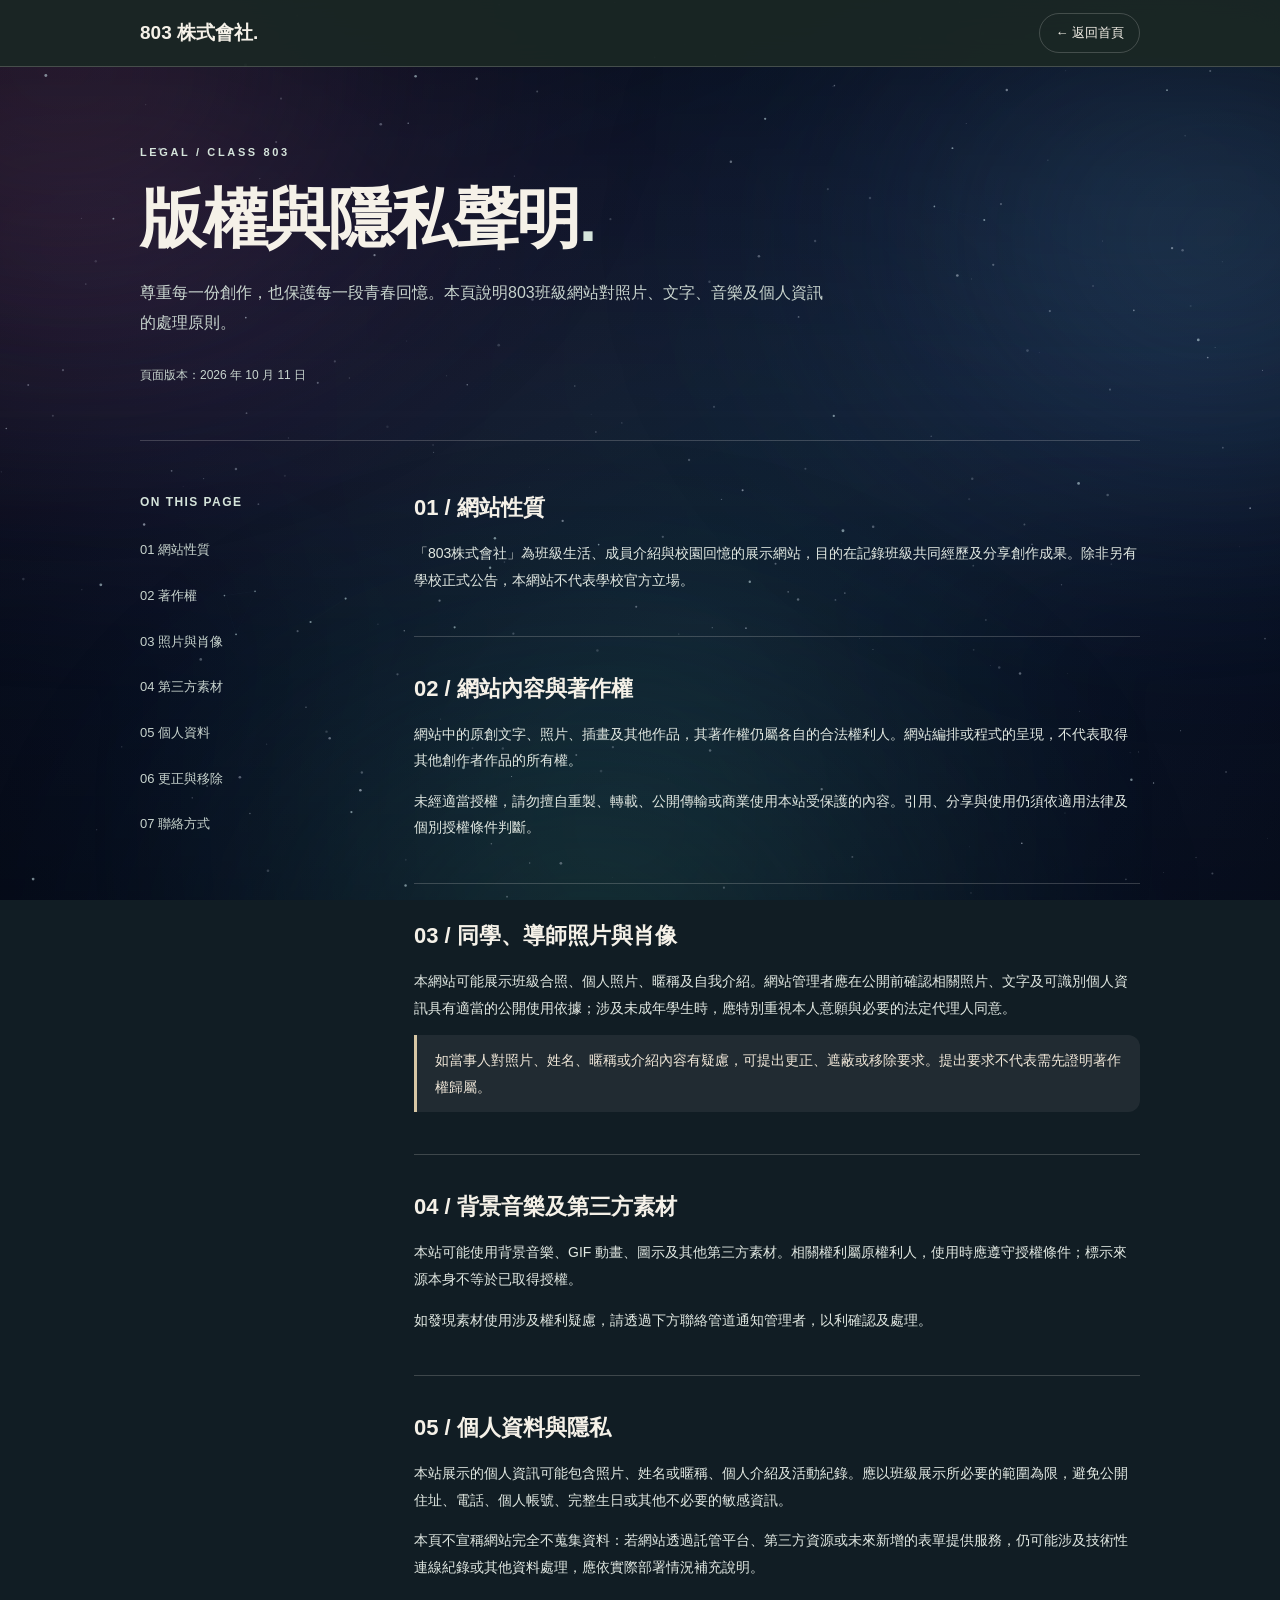
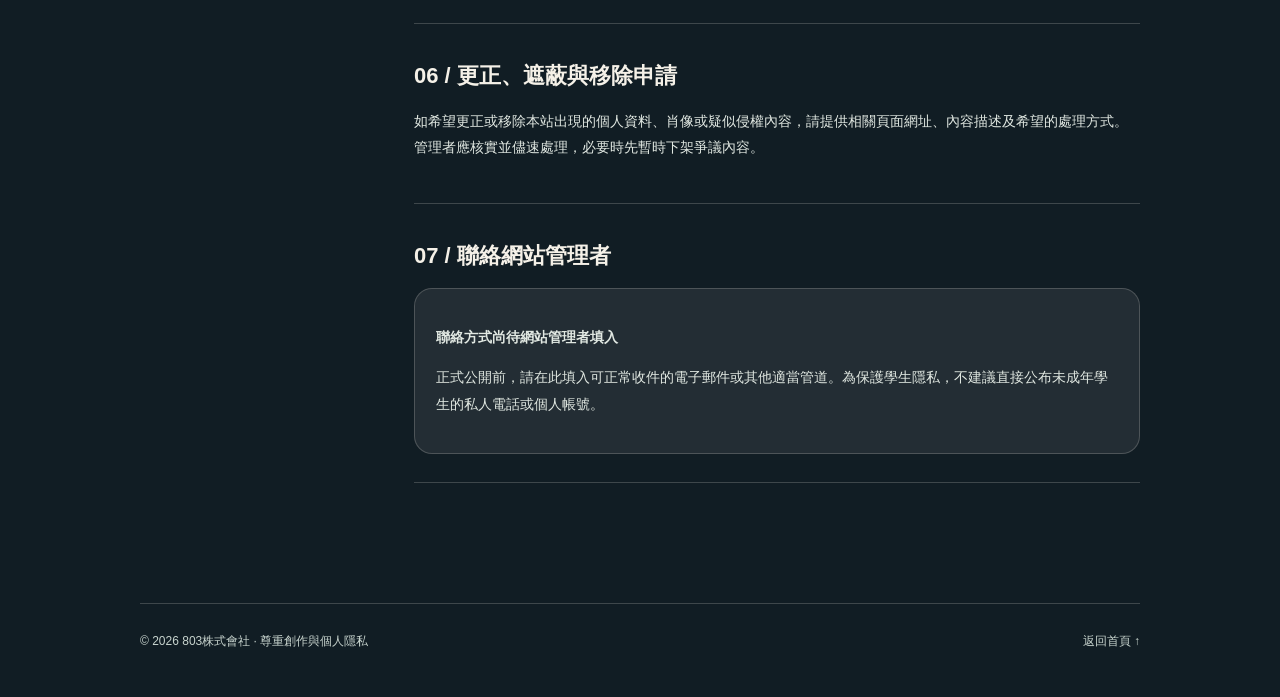
<file: copyright.html>
<!DOCTYPE html>
<html lang="zh-Hant">
<head>
<meta charset="UTF-8">
<meta name="viewport" content="width=device-width, initial-scale=1">
<meta name="theme-color" content="#26362f">
<title>版權與隱私｜803株式會社</title>
<link rel="stylesheet" href="aurora.css">
<script src="aurora.js" defer></script>
<style>
:root{--cream:#f5f1e8;--sage:#d5e4db;--muted:#c8d4ce;--line:rgba(245,241,232,.2)}
*{box-sizing:border-box}html{scroll-behavior:smooth}body{margin:0;background:#111d24;color:var(--cream);font-family:-apple-system,BlinkMacSystemFont,"Noto Sans TC","Microsoft JhengHei",sans-serif;line-height:1.9}a{color:inherit}.aurora-backdrop,#aurora-particles{pointer-events:none} .shell{width:min(1000px,91%);margin:auto;position:relative;z-index:1}.header{position:sticky;top:0;z-index:20;background:rgba(27,40,36,.92);backdrop-filter:blur(16px);border-bottom:1px solid var(--line)}.header-inner{min-height:66px;display:flex;align-items:center;justify-content:space-between;gap:15px}.logo{font-weight:700;text-decoration:none;font-size:19px}.back{font-size:13px;text-decoration:none;border:1px solid var(--line);border-radius:99px;padding:7px 15px}.back:hover,.back:focus-visible{background:rgba(255,255,255,.13)}.intro{padding:75px 0 42px;border-bottom:1px solid var(--line)}.kicker{font-size:11px;letter-spacing:.24em;font-weight:700;color:var(--sage)}h1{font-size:clamp(35px,6vw,65px);line-height:1.2;letter-spacing:-.035em;margin:17px 0 20px} .lead{color:var(--muted);font-size:16px;max-width:690px}.meta{font-size:12px;color:var(--muted);margin-top:25px}.layout{display:grid;grid-template-columns:220px 1fr;gap:54px;padding:50px 0 85px}.toc{position:sticky;top:100px;align-self:start;display:grid;gap:7px}.toc strong{font-size:12px;letter-spacing:.12em;color:var(--sage);margin-bottom:10px}.toc a{text-decoration:none;font-size:13px;color:var(--muted);padding:7px 0}.toc a:hover{color:#fff}.content section{padding:0 0 28px;margin-bottom:35px;border-bottom:1px solid var(--line);scroll-margin-top:100px}.content h2{font-size:22px;line-height:1.5;margin:0 0 16px}.content p,.content li{font-size:14px;color:#e1e8e2}.content ul{padding-left:21px}.notice{border-left:3px solid #d7c7a5;padding:12px 18px;background:rgba(245,241,232,.07);border-radius:0 12px 12px 0;color:#f0e7d9!important}.contact{background:rgba(245,241,232,.08);border:1px solid var(--line);border-radius:18px;padding:21px}.footer{border-top:1px solid var(--line);padding:26px 0 45px;display:flex;justify-content:space-between;gap:16px;flex-wrap:wrap;font-size:12px;color:var(--muted)}.footer a{text-decoration:none}.footer a:hover{text-decoration:underline}a:focus-visible{outline:2px solid #c7b7de;outline-offset:4px}@media(max-width:700px){.layout{grid-template-columns:1fr;gap:25px;padding-top:25px}.toc{position:static;display:flex;flex-wrap:wrap;gap:6px 17px}.toc strong{width:100%}.intro{padding-top:50px}.content h2{font-size:20px}}
</style>
</head>
<body>
<div class="aurora-backdrop" aria-hidden="true"><div class="aurora-glow aurora-one"></div><div class="aurora-glow aurora-two"></div><div class="aurora-glow aurora-three"></div></div>
<canvas id="aurora-particles" aria-hidden="true"></canvas>
<header class="header"><div class="shell header-inner"><a class="logo" href="home.html" target="contentFrame">803 株式會社.</a><a class="back" href="home.html" target="contentFrame">← 返回首頁</a></div></header>
<main class="shell">
 <div class="intro"><div class="kicker">LEGAL / CLASS 803</div><h1>版權與隱私聲明<span style="color:#d5e4db">.</span></h1><p class="lead">尊重每一份創作，也保護每一段青春回憶。本頁說明803班級網站對照片、文字、音樂及個人資訊的處理原則。</p><p class="meta">頁面版本：2026 年 10 月 11 日</p></div>
 <div class="layout">
  <nav class="toc" aria-label="本頁目錄"><strong>ON THIS PAGE</strong><a href="#purpose">01 網站性質</a><a href="#rights">02 著作權</a><a href="#portraits">03 照片與肖像</a><a href="#thirdparty">04 第三方素材</a><a href="#privacy">05 個人資料</a><a href="#requests">06 更正與移除</a><a href="#contact">07 聯絡方式</a></nav>
  <div class="content">
   <section id="purpose"><h2>01 / 網站性質</h2><p>「803株式會社」為班級生活、成員介紹與校園回憶的展示網站，目的在記錄班級共同經歷及分享創作成果。除非另有學校正式公告，本網站不代表學校官方立場。</p></section>
   <section id="rights"><h2>02 / 網站內容與著作權</h2><p>網站中的原創文字、照片、插畫及其他作品，其著作權仍屬各自的合法權利人。網站編排或程式的呈現，不代表取得其他創作者作品的所有權。</p><p>未經適當授權，請勿擅自重製、轉載、公開傳輸或商業使用本站受保護的內容。引用、分享與使用仍須依適用法律及個別授權條件判斷。</p></section>
   <section id="portraits"><h2>03 / 同學、導師照片與肖像</h2><p>本網站可能展示班級合照、個人照片、暱稱及自我介紹。網站管理者應在公開前確認相關照片、文字及可識別個人資訊具有適當的公開使用依據；涉及未成年學生時，應特別重視本人意願與必要的法定代理人同意。</p><p class="notice">如當事人對照片、姓名、暱稱或介紹內容有疑慮，可提出更正、遮蔽或移除要求。提出要求不代表需先證明著作權歸屬。</p></section>
   <section id="thirdparty"><h2>04 / 背景音樂及第三方素材</h2><p>本站可能使用背景音樂、GIF 動畫、圖示及其他第三方素材。相關權利屬原權利人，使用時應遵守授權條件；標示來源本身不等於已取得授權。</p><p>如發現素材使用涉及權利疑慮，請透過下方聯絡管道通知管理者，以利確認及處理。</p></section>
   <section id="privacy"><h2>05 / 個人資料與隱私</h2><p>本站展示的個人資訊可能包含照片、姓名或暱稱、個人介紹及活動紀錄。應以班級展示所必要的範圍為限，避免公開住址、電話、個人帳號、完整生日或其他不必要的敏感資訊。</p><p>本頁不宣稱網站完全不蒐集資料：若網站透過託管平台、第三方資源或未來新增的表單提供服務，仍可能涉及技術性連線紀錄或其他資料處理，應依實際部署情況補充說明。</p></section>
   <section id="requests"><h2>06 / 更正、遮蔽與移除申請</h2><p>如希望更正或移除本站出現的個人資料、肖像或疑似侵權內容，請提供相關頁面網址、內容描述及希望的處理方式。管理者應核實並儘速處理，必要時先暫時下架爭議內容。</p></section>
   <section id="contact"><h2>07 / 聯絡網站管理者</h2><div class="contact"><p><strong>聯絡方式尚待網站管理者填入</strong></p><p>正式公開前，請在此填入可正常收件的電子郵件或其他適當管道。為保護學生隱私，不建議直接公布未成年學生的私人電話或個人帳號。</p></div></section>
  </div>
 </div>
</main>
<footer class="shell footer"><div>© 2026 803株式會社 · 尊重創作與個人隱私</div><div><a href="home.html" target="contentFrame">返回首頁 ↑</a></div></footer>
</body>
</html>
</file>
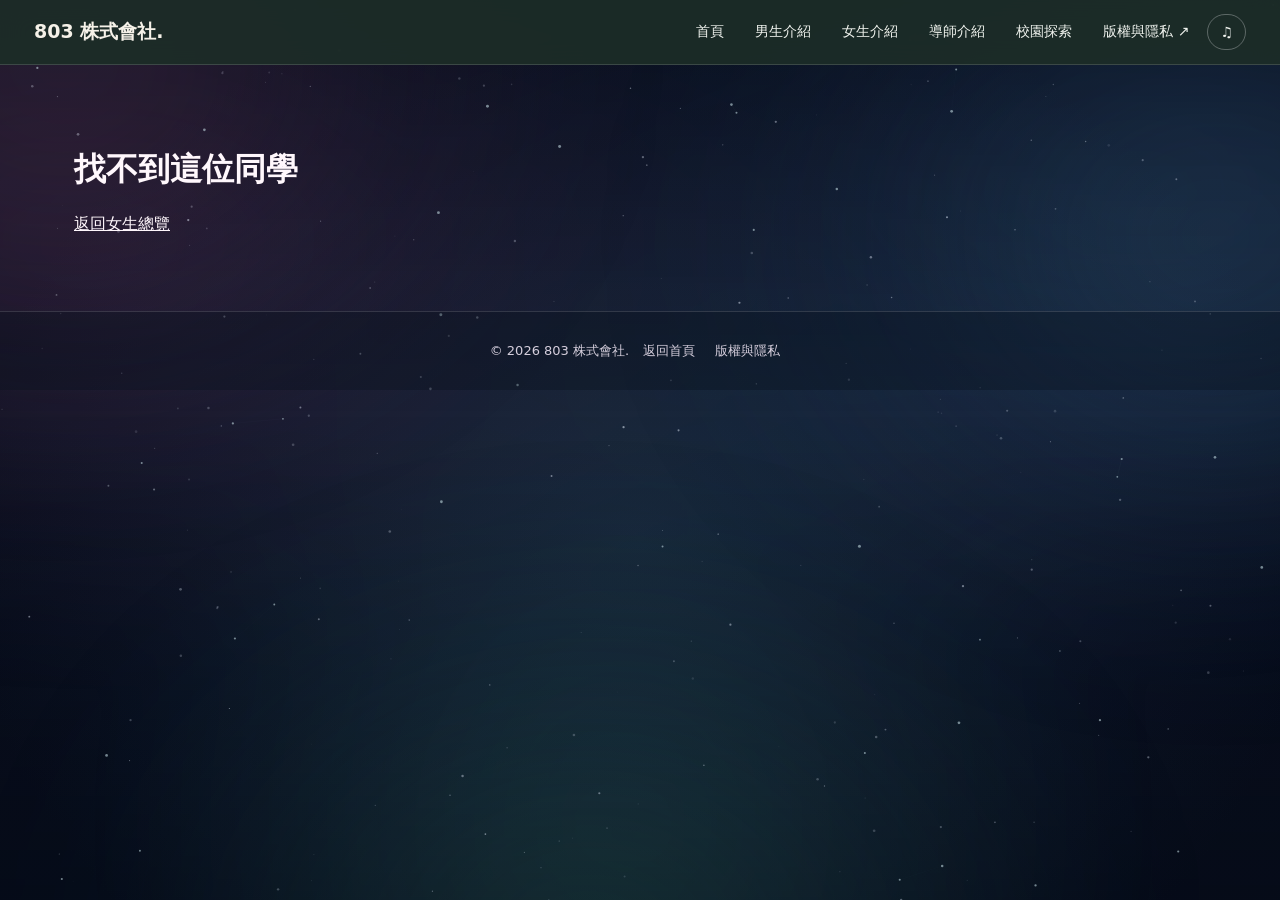
<file: girl-profile.html>
<!doctype html><html lang="zh-Hant"><head><meta charset="utf-8"><meta name="viewport" content="width=device-width,initial-scale=1"><title>803 女生個人檔案</title><link rel="stylesheet" href="aurora.css"><style>
:root{color-scheme:dark;--ink:#fff7fc;--soft:#e9ddea;--pink:#f3b4d7;--mint:#a7e2d4;--blue:#b4dafa}*{box-sizing:border-box}html{scroll-behavior:smooth}body{margin:0;min-height:100vh;background:#080e1d;color:var(--ink);font-family:system-ui,-apple-system,"Microsoft JhengHei",sans-serif}a{color:inherit}button{font:inherit}.aurora-backdrop{position:fixed;inset:0;z-index:0;pointer-events:none;background:radial-gradient(ellipse at 50% 60%,#172339,#080e1d 75%)}#aurora-particles{position:fixed;inset:0;z-index:1;pointer-events:none}main,header,footer{position:relative;z-index:3}.topbar{position:sticky;top:0;z-index:50;background:rgba(23,38,34,.92);backdrop-filter:blur(16px);border-bottom:1px solid #ffffff24}.nav{max-width:1200px;min-height:66px;margin:auto;padding:10px 24px;display:flex;align-items:center;justify-content:space-between;gap:18px;flex-wrap:wrap}.brand{font-size:20px;font-weight:750;text-decoration:none;white-space:nowrap}.navlinks{display:flex;align-items:center;gap:9px;flex-wrap:wrap}.navlinks a,.music{border:1px solid transparent;border-radius:24px;text-decoration:none;padding:9px 12px;font-size:14px;color:#f0f3ee;background:transparent}.navlinks a:hover,.navlinks a:focus-visible,.music:hover{background:#ffffff16;border-color:#ffffff3b}.music{border-color:#ffffff4a;cursor:pointer}.wrap{max-width:1180px;margin:auto;padding:62px 24px 76px}.eyebrow{text-align:center;letter-spacing:.22em;color:#c8e7e4;font-size:12px;font-weight:700}.hero{text-align:center;margin:0 0 43px}.hero h1{font-size:clamp(31px,5vw,56px);line-height:1.22;letter-spacing:.03em;margin:15px 0;color:#fff8fc;text-shadow:0 0 26px #ee9dc64f}.hero p{font-size:15px;line-height:1.9;color:#e9d9e8;margin:0}.accent{height:3px;width:82px;margin:22px auto;background:linear-gradient(90deg,#efb2d6,#a5ded4,#a7c9f1);border-radius:3px}.grid{display:grid;grid-template-columns:repeat(4,minmax(0,1fr));gap:25px}.card{position:relative;display:flex;flex-direction:column;align-items:center;text-decoration:none;text-align:center;padding:27px 19px 23px;min-height:318px;border-radius:25px;border:1px solid #f4dff052;background:rgba(10,17,34,.07);box-shadow:0 10px 28px #0000001b;transition:transform .28s ease,border-color .28s ease,box-shadow .28s ease;overflow:hidden}.card:hover,.card:focus-visible{transform:translateY(-7px);border-color:#f4b9dfb8;box-shadow:0 14px 36px #00000038,0 0 28px #d8a3dc25;outline:none}.avatar{width:142px;height:142px;border-radius:50%;position:relative;display:grid;place-items:center;margin-bottom:22px;isolation:isolate}.avatar:before{content:"";position:absolute;inset:-12px;border-radius:50%;z-index:-2;background:conic-gradient(from 30deg,#eab2d2,#9fdad4,#9bc7ed,#d8b3ec,#eab2d2);filter:blur(13px);opacity:.56;animation:halo 11s linear infinite}.avatar:after{content:"";position:absolute;inset:-3px;border-radius:50%;z-index:-1;background:linear-gradient(135deg,#f6c2df,#9fe0d4,#b4c9f4);box-shadow:0 0 12px #c8b7f37a}.avatar img{display:block;width:100%;height:100%;border-radius:50%;object-fit:cover;background:#172235;border:3px solid #1c2737}.card:hover .avatar:before{opacity:.8}.no{font-size:12px;letter-spacing:.13em;color:#eac2d8}.name{font-size:19px;font-weight:720;margin:7px 0 10px;color:#fff7fc}.intro{font-size:13px;line-height:1.7;color:#e9e0ea;text-align:left;white-space:pre-line;display:-webkit-box;-webkit-line-clamp:3;-webkit-box-orient:vertical;overflow:hidden;width:100%;margin-bottom:15px}.more{margin-top:auto;color:#c4e5ff;font-size:13px;font-weight:650}.foot{padding:30px 24px;text-align:center;border-top:1px solid #ffffff23;background:#08101c55;color:#d5cedc;font-size:13px}.foot a{margin:0 10px;text-decoration:none}.foot a:hover{text-decoration:underline}.profile{max-width:940px;margin:auto}.back{display:inline-block;margin-bottom:26px;text-decoration:none;color:#d5ebfa}.profile-card{border:1px solid #ffffff48;border-radius:30px;padding:clamp(24px,5vw,55px);display:grid;grid-template-columns:250px 1fr;gap:45px;align-items:center;background:rgba(8,15,29,.13);box-shadow:0 20px 55px #0002}.profile-card .avatar{width:225px;height:225px;margin:0 auto}.profile-card h1{font-size:clamp(28px,4vw,42px);margin:10px 0 18px}.profile-card p{white-space:pre-line;line-height:2;color:#eee6f0;font-size:17px}.pager{display:flex;justify-content:space-between;gap:12px;margin-top:24px}.pager a{border:1px solid #ffffff56;border-radius:22px;padding:12px 18px;text-decoration:none;background:#ffffff0b}.pager a:hover{background:#ffffff22}@keyframes halo{to{transform:rotate(360deg)}}@media(max-width:1050px){.grid{grid-template-columns:repeat(3,minmax(0,1fr))}}@media(max-width:730px){.grid{grid-template-columns:repeat(2,minmax(0,1fr));gap:14px}.wrap{padding:45px 15px 65px}.card{padding:21px 12px;min-height:290px}.avatar{width:112px;height:112px}.profile-card{grid-template-columns:1fr;text-align:center;gap:24px}.profile-card .avatar{width:180px;height:180px}.profile-card p{text-align:left}.nav{padding:10px 15px}.brand{font-size:18px}}@media(max-width:420px){.grid{grid-template-columns:1fr}.card{min-height:0}.intro{text-align:center}}@media(prefers-reduced-motion:reduce){*,*:before,*:after{animation:none!important;transition:none!important}}

/* 803 girls layout stability fixes */
.grid{align-items:stretch}
.card{min-width:0;min-height:345px;overflow:visible;isolation:isolate}
.avatar{flex:0 0 142px;width:142px;height:142px;min-width:142px;min-height:142px;aspect-ratio:1/1;position:relative;margin:4px auto 25px;isolation:isolate}
.avatar::before{inset:-11px;z-index:-2}
.avatar::after{inset:-3px;z-index:-1}
.avatar img{position:absolute;inset:0;width:100%;height:100%;min-width:100%;min-height:100%;aspect-ratio:1/1;object-fit:cover;object-position:center;border-radius:50%;display:block}
.no{display:block;position:relative;z-index:1;line-height:1.5;flex-shrink:0}
.name{display:block;line-height:1.4;overflow-wrap:anywhere;flex-shrink:0}
.intro{min-height:0;overflow-wrap:anywhere;flex-shrink:0}
.more{display:block;flex-shrink:0;line-height:1.5}
.card:focus-visible{outline:2px solid #f3b4d7;outline-offset:4px}
.profile-card{min-width:0}.profile-card>div{min-width:0}
.profile-card .avatar{flex:0 0 225px;width:225px;height:225px;min-width:225px;min-height:225px}
.profile-card h1{overflow-wrap:anywhere}
@media(max-width:730px){.card{min-height:325px}.avatar{flex-basis:112px;width:112px;height:112px;min-width:112px;min-height:112px}.profile-card .avatar{flex-basis:180px;width:180px;height:180px;min-width:180px;min-height:180px}}
@media(max-width:420px){.card{min-height:0}.navlinks{gap:3px}.navlinks a{padding:8px 7px;font-size:12px}}
</style><link rel="stylesheet" href="site-fixes.css">
<script src="photo-fallback.js" defer></script></head><body><div class="aurora-backdrop" aria-hidden="true"><div class="aurora-glow aurora-one"></div><div class="aurora-glow aurora-two"></div><div class="aurora-glow aurora-three"></div></div><canvas id="aurora-particles" aria-hidden="true"></canvas><header class="topbar"><div class="nav"><a class="brand" href="home.html" target="contentFrame">803 株式會社.</a><nav class="navlinks" aria-label="網站導覽"><a href="home.html" target="contentFrame">首頁</a><a href="boy.html" target="contentFrame">男生介紹</a><a href="girl.html" target="contentFrame" aria-current="page">女生介紹</a><a href="teacher.html" target="contentFrame">導師介紹</a><a href="place.html" target="contentFrame">校園探索</a><a href="copyright.html" target="contentFrame">版權與隱私 ↗</a><button class="music" id="music" type="button" aria-label="切換背景音樂">♫</button></nav></div></header><main class="wrap"><article class="profile" id="p31" hidden><a class="back" href="girl.html" target="contentFrame">← 返回女生總覽</a><div class="profile-card"><div class="avatar"><img src="g/girl31.jpg" data-girl="31" alt="吳綺芮的照片" loading="lazy"></div><div><div class="eyebrow" style="text-align:left">CLASS 803 · NO. 31</div><h1>31號 吳綺芮</h1><p>我的興趣是買東西、逛街、吃東西、睡覺、滑手機、在家裡吃旺仔：）</p></div></div><div class="pager"><a href="girl-profile.html?id=43" target="contentFrame">← 上一位</a><a href="girl-profile.html?id=32" target="contentFrame">下一位 →</a></div></article>
<article class="profile" id="p32" hidden><a class="back" href="girl.html" target="contentFrame">← 返回女生總覽</a><div class="profile-card"><div class="avatar"><img src="g/girl32.jpg" data-girl="32" alt="林芊樺的照片" loading="lazy"></div><div><div class="eyebrow" style="text-align:left">CLASS 803 · NO. 32</div><h1>32號 林芊樺</h1><p>是一個 i 人，性格內向，興趣是聽歌～</p></div></div><div class="pager"><a href="girl-profile.html?id=31" target="contentFrame">← 上一位</a><a href="girl-profile.html?id=33" target="contentFrame">下一位 →</a></div></article>
<article class="profile" id="p33" hidden><a class="back" href="girl.html" target="contentFrame">← 返回女生總覽</a><div class="profile-card"><div class="avatar"><img src="g/girl33.jpg" data-girl="33" alt="邱淽晴的照片" loading="lazy"></div><div><div class="eyebrow" style="text-align:left">CLASS 803 · NO. 33</div><h1>33號 邱淽晴</h1><p>ˇ我是嚴成玹老婆ˊ</p></div></div><div class="pager"><a href="girl-profile.html?id=32" target="contentFrame">← 上一位</a><a href="girl-profile.html?id=34" target="contentFrame">下一位 →</a></div></article>
<article class="profile" id="p34" hidden><a class="back" href="girl.html" target="contentFrame">← 返回女生總覽</a><div class="profile-card"><div class="avatar"><img src="g/girl34.jpg" data-girl="34" alt="徐已昕的照片" loading="lazy"></div><div><div class="eyebrow" style="text-align:left">CLASS 803 · NO. 34</div><h1>34號 徐已昕</h1><p>我是韓維辰老婆</p></div></div><div class="pager"><a href="girl-profile.html?id=33" target="contentFrame">← 上一位</a><a href="girl-profile.html?id=35" target="contentFrame">下一位 →</a></div></article>
<article class="profile" id="p35" hidden><a class="back" href="girl.html" target="contentFrame">← 返回女生總覽</a><div class="profile-card"><div class="avatar"><img src="g/girl35.jpg" data-girl="35" alt="倪羽希的照片" loading="lazy"></div><div><div class="eyebrow" style="text-align:left">CLASS 803 · NO. 35</div><h1>35號 倪羽希</h1><p>我的興趣是跳舞和旅行，我最喜歡的遊戲是傳說對決，有空時會去信義或仁愛國小打球。</p></div></div><div class="pager"><a href="girl-profile.html?id=34" target="contentFrame">← 上一位</a><a href="girl-profile.html?id=36" target="contentFrame">下一位 →</a></div></article>
<article class="profile" id="p36" hidden><a class="back" href="girl.html" target="contentFrame">← 返回女生總覽</a><div class="profile-card"><div class="avatar"><img src="g/girl36.jpg" data-girl="36" alt="陳予樂的照片" loading="lazy"></div><div><div class="eyebrow" style="text-align:left">CLASS 803 · NO. 36</div><h1>36號 陳予樂</h1><p>是一個一般的人，最喜歡打電動。</p></div></div><div class="pager"><a href="girl-profile.html?id=35" target="contentFrame">← 上一位</a><a href="girl-profile.html?id=37" target="contentFrame">下一位 →</a></div></article>
<article class="profile" id="p37" hidden><a class="back" href="girl.html" target="contentFrame">← 返回女生總覽</a><div class="profile-card"><div class="avatar"><img src="g/girl37.jpg" data-girl="37" alt="張書綺的照片" loading="lazy"></div><div><div class="eyebrow" style="text-align:left">CLASS 803 · NO. 37</div><h1>37號 張書綺</h1><p>我來自哈佛大學醫學系的高材生～～
我最喜歡𝓫𝓸𝔂𝓷𝓮𝔁𝓽𝓭𝓸𝓸𝓻的𝔀𝓸𝓸𝓷𝓱𝓪𝓴！</p></div></div><div class="pager"><a href="girl-profile.html?id=36" target="contentFrame">← 上一位</a><a href="girl-profile.html?id=38" target="contentFrame">下一位 →</a></div></article>
<article class="profile" id="p38" hidden><a class="back" href="girl.html" target="contentFrame">← 返回女生總覽</a><div class="profile-card"><div class="avatar"><img src="g/girl38.jpg" data-girl="38" alt="湯媛的照片" loading="lazy"></div><div><div class="eyebrow" style="text-align:left">CLASS 803 · NO. 38</div><h1>38號 湯媛</h1><p>是個喜歡享受當下的「🅔🅢🅕🅟」！
我的興趣是彈鋼琴，最喜歡吃甜食～
也是個哈利波特迷～</p></div></div><div class="pager"><a href="girl-profile.html?id=37" target="contentFrame">← 上一位</a><a href="girl-profile.html?id=39" target="contentFrame">下一位 →</a></div></article>
<article class="profile" id="p39" hidden><a class="back" href="girl.html" target="contentFrame">← 返回女生總覽</a><div class="profile-card"><div class="avatar"><img src="g/girl39.jpg" data-girl="39" alt="廖珈妤的照片" loading="lazy"></div><div><div class="eyebrow" style="text-align:left">CLASS 803 · NO. 39</div><h1>39號 廖珈妤</h1><p>我叫魚，興趣是追星和打球。我追TF家族一、三、四代、范丞丞和宋威龍，他們都是我老公!!!
我最喜歡打的球是排球和羽球，我最不喜歡的科目是數學，最喜歡的科目是英文
Have a nice day</p></div></div><div class="pager"><a href="girl-profile.html?id=38" target="contentFrame">← 上一位</a><a href="girl-profile.html?id=40" target="contentFrame">下一位 →</a></div></article>
<article class="profile" id="p40" hidden><a class="back" href="girl.html" target="contentFrame">← 返回女生總覽</a><div class="profile-card"><div class="avatar"><img src="g/girl40.jpg" data-girl="40" alt="劉知珉老公的照片" loading="lazy"></div><div><div class="eyebrow" style="text-align:left">CLASS 803 · NO. 40</div><h1>40號 劉知珉老公</h1><p>我是劉知珉跟洪智惠老公。</p></div></div><div class="pager"><a href="girl-profile.html?id=39" target="contentFrame">← 上一位</a><a href="girl-profile.html?id=41" target="contentFrame">下一位 →</a></div></article>
<article class="profile" id="p41" hidden><a class="back" href="girl.html" target="contentFrame">← 返回女生總覽</a><div class="profile-card"><div class="avatar"><img src="g/girl41.jpg" data-girl="41" alt="Ying的照片" loading="lazy"></div><div><div class="eyebrow" style="text-align:left">CLASS 803 · NO. 41</div><h1>41號 Ying</h1><p>安妞 我是𝒀𝒊𝒏𝒈
最可愛的ENFP
銀優 舒華 休寧Top!!
喜歡跳舞、拉小提琴和彈吉他
就是妥妥的追星女</p></div></div><div class="pager"><a href="girl-profile.html?id=40" target="contentFrame">← 上一位</a><a href="girl-profile.html?id=42" target="contentFrame">下一位 →</a></div></article>
<article class="profile" id="p42" hidden><a class="back" href="girl.html" target="contentFrame">← 返回女生總覽</a><div class="profile-card"><div class="avatar"><img src="g/girl42.jpg" data-girl="42" alt="賴豬頭的照片" loading="lazy"></div><div><div class="eyebrow" style="text-align:left">CLASS 803 · NO. 42</div><h1>42號 賴豬頭</h1><p>我是哈密瓜老公，哈佛碩士、牛津博士。</p></div></div><div class="pager"><a href="girl-profile.html?id=41" target="contentFrame">← 上一位</a><a href="girl-profile.html?id=43" target="contentFrame">下一位 →</a></div></article>
<article class="profile" id="p43" hidden><a class="back" href="girl.html" target="contentFrame">← 返回女生總覽</a><div class="profile-card"><div class="avatar"><img src="g/girl43.jpg" data-girl="43" alt="𝒟𝓇.ℬℬ𝒞的照片" loading="lazy"></div><div><div class="eyebrow" style="text-align:left">CLASS 803 · NO. 43</div><h1>43號 𝒟𝓇.ℬℬ𝒞</h1><p>博士，懂得都懂，興趣是撞球、畫畫、打排球。</p></div></div><div class="pager"><a href="girl-profile.html?id=42" target="contentFrame">← 上一位</a><a href="girl-profile.html?id=31" target="contentFrame">下一位 →</a></div></article><div id="notfound" hidden><h1>找不到這位同學</h1><a href="girl.html" target="contentFrame">返回女生總覽</a></div></main><footer class="foot">© 2026 803 株式會社. <a href="home.html" target="contentFrame">返回首頁</a><a href="copyright.html" target="contentFrame">版權與隱私</a></footer><script src="aurora.js" defer></script><script>document.getElementById('music').addEventListener('click',()=>{try{if(window.parent!==window && typeof window.parent.toggleBgm==='function'){window.parent.toggleBgm();return}}catch(e){}alert('請從網站首頁入口開啟背景音樂。')});document.querySelectorAll('img[data-girl]').forEach(img=>{const n=img.dataset.girl;const paths=['g/girl'+n+'.jpg','girl'+n+'.jpg','g/girl'+n+'.png','girl'+n+'.png'];let i=0;img.addEventListener('error',()=>{i++;if(i<paths.length){img.src=paths[i]}else{img.removeAttribute('src');img.alt='照片尚未上傳';img.style.background='linear-gradient(135deg,#483751,#294c58)'}})});</script><script>const id=Number(new URLSearchParams(location.search).get('id'));const current=document.getElementById('p'+id);if(current){current.hidden=false;document.title=current.querySelector('h1').textContent+'｜803株式會社'}else{document.getElementById('notfound').hidden=false}</script></body></html>
</file>
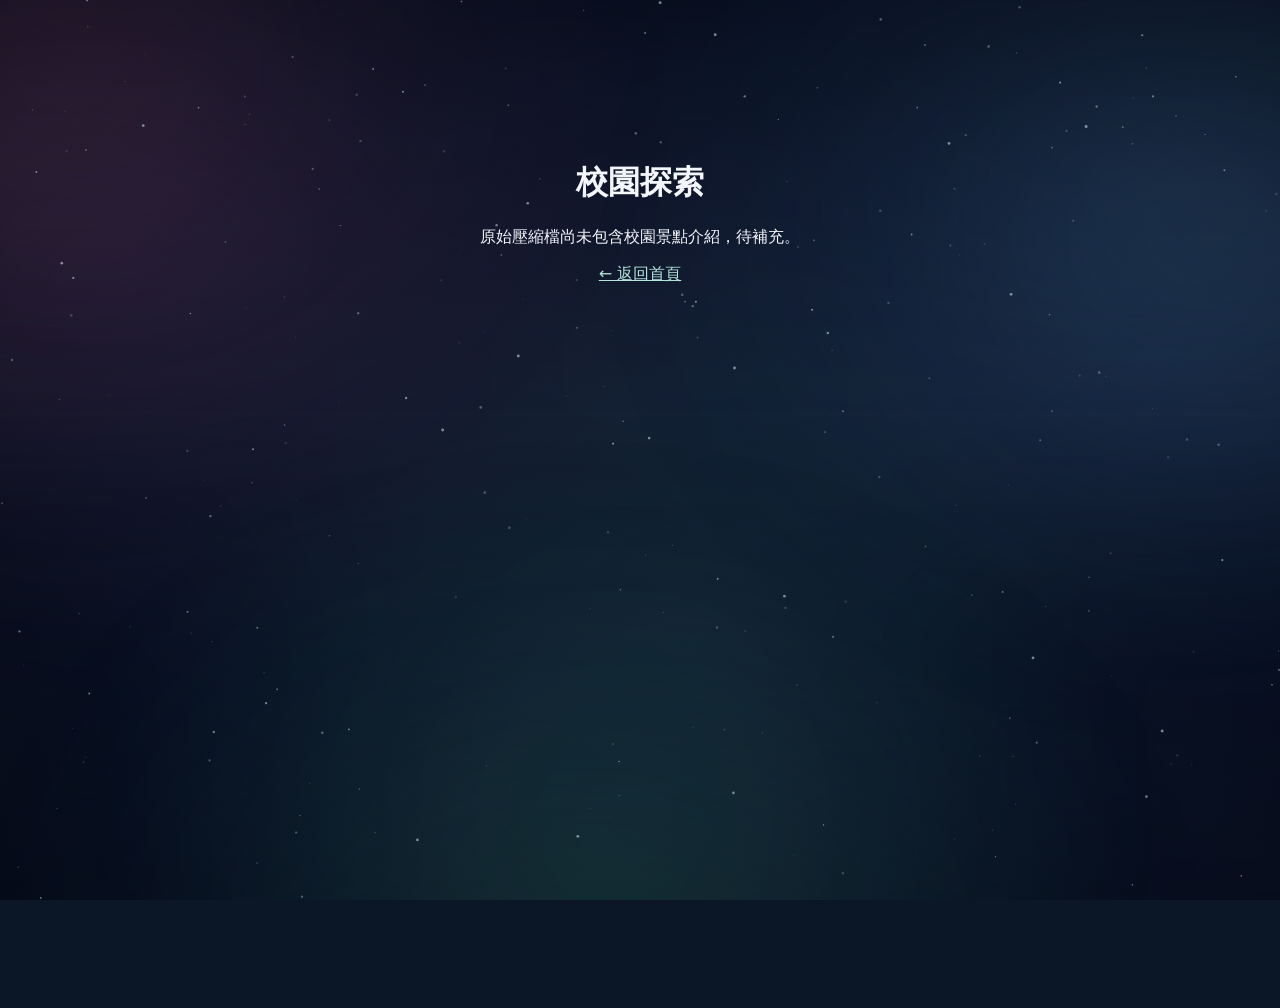
<file: place.html>
<!doctype html><html lang="zh-Hant"><head><meta charset="utf-8"><meta name="viewport" content="width=device-width,initial-scale=1"><title>校園探索｜803株式會社</title><link rel="stylesheet" href="aurora.css"><style>body{margin:0;min-height:100vh;background:#0b1627;color:#f3f6fa;font-family:system-ui,"Microsoft JhengHei",sans-serif}.main{position:relative;z-index:3;max-width:750px;margin:12vh auto;padding:32px;text-align:center}a{color:#b4e5da}.aurora-backdrop{z-index:0}</style></head><body><div class="aurora-backdrop"><div class="aurora-glow aurora-one"></div><div class="aurora-glow aurora-two"></div><div class="aurora-glow aurora-three"></div></div><canvas id="aurora-particles" aria-hidden="true"></canvas><main class="main"><h1>校園探索</h1><p>原始壓縮檔尚未包含校園景點介紹，待補充。</p><a href="home.html" target="contentFrame">← 返回首頁</a></main><script src="aurora.js" defer></script></body></html>
</file>
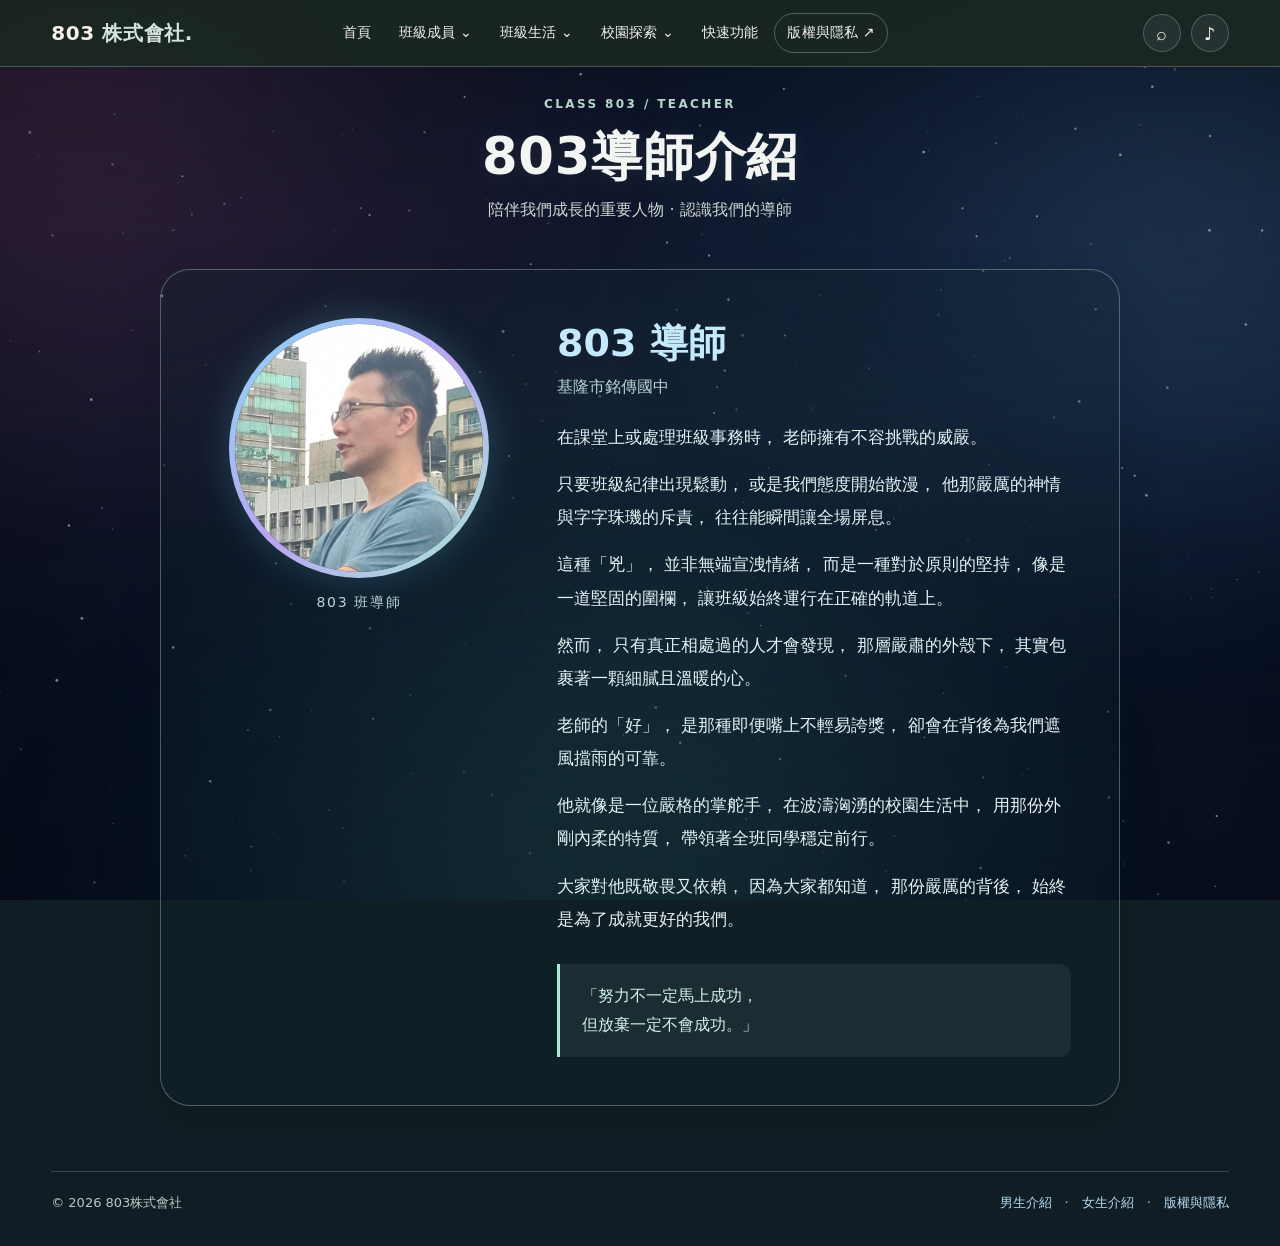
<file: teacher.html>
<!DOCTYPE html>
<html lang="zh-Hant"><head><meta charset="utf-8"/><meta content="width=device-width,initial-scale=1" name="viewport"/><title>803 導師介紹｜803株式會社</title><link href="shared-nav.css" rel="stylesheet"/><style>

:root{color-scheme:dark;--cyan:#7dd3fc;--muted:#cbd5e1}*{box-sizing:border-box}html{scroll-behavior:smooth}body{margin:0;color:#e8f3ff;font-family:system-ui,-apple-system,"Noto Sans TC",sans-serif;background:radial-gradient(ellipse at 50% 0%,#142857 0%,#071329 43%,#030817 100%);min-height:100vh}body:before{content:"";position:fixed;inset:0;pointer-events:none;background:radial-gradient(circle at 13% 20%,#34b8ff28,transparent 22%),radial-gradient(circle at 83% 48%,#9d4cff21,transparent 24%);z-index:-1}.wrap{width:min(1320px,92%);margin:auto}.top{display:flex;justify-content:space-between;align-items:center;gap:16px;padding:22px 0}.brand{font-weight:800;letter-spacing:.03em;font-size:17px}.back,.smalllink{color:#bfe8ff;text-decoration:none;border:1px solid #81c8ff55;border-radius:999px;padding:9px 15px;background:#ffffff0a}.back:hover,.smalllink:hover{background:#ffffff1a}.heading{text-align:center;padding:24px 0 38px}.eyebrow{font-size:12px;letter-spacing:.24em;color:#94c8ed}.heading h1{margin:12px 0 8px;font-size:clamp(30px,4vw,53px);color:#81d5ff;text-shadow:0 0 24px #28a7ff80}.heading p{color:#bbd2e9;margin:0}.grid{display:grid;grid-template-columns:repeat(4,minmax(0,1fr));gap:28px;padding-bottom:70px}.card{display:flex;flex-direction:column;align-items:center;min-height:385px;border:1px solid #84bfff2e;border-radius:28px;padding:26px 21px;background:linear-gradient(155deg,#121d34ef,#080e21ed);box-shadow:0 12px 30px #0005,0 0 24px #1e85ff23;text-decoration:none;color:inherit;transition:transform .2s,box-shadow .2s}.card:hover,.card:focus-visible{transform:translateY(-7px);box-shadow:0 18px 36px #0008,0 0 28px #5177ff77;outline:none}.avatar{width:150px;height:150px;border-radius:50%;padding:4px;background:linear-gradient(120deg,#1cbcff,#3268ff,#ae5cff);box-shadow:0 0 23px #248dffab,0 0 38px #9448ff5e;flex:none}.avatar img{width:100%;height:100%;border-radius:50%;object-fit:cover;background:#050c1e;display:block}.num{font-size:12px;letter-spacing:.14em;color:#9ab7d8;margin-top:24px}.name{color:#85d4ff;font-weight:750;font-size:20px;text-align:center;margin:6px 0 12px;overflow-wrap:anywhere}.excerpt{color:#d0deef;line-height:1.75;font-size:14px;display:-webkit-box;-webkit-box-orient:vertical;-webkit-line-clamp:3;overflow:hidden;text-align:left;width:100%}.more{margin-top:auto;padding-top:18px;font-size:13px;color:#86d9ff}.footer{border-top:1px solid #a8d7ff26;color:#9db4cc;padding:22px 0 34px;display:flex;gap:15px;justify-content:space-between;flex-wrap:wrap;font-size:13px}.footer a{color:#bde8ff;text-decoration:none}.profile{width:min(940px,92%);margin:40px auto 80px;display:grid;grid-template-columns:300px 1fr;gap:50px;align-items:center;border:1px solid #8bbdff35;border-radius:30px;padding:55px;background:linear-gradient(145deg,#111d36ee,#090f23f0);box-shadow:0 20px 60px #0008}.profile .avatar{width:min(100%,280px);height:auto;aspect-ratio:1}.profile .num{margin:0}.profile h1{color:#83d4ff;font-size:clamp(30px,4vw,48px);line-height:1.2;margin:15px 0 24px;overflow-wrap:anywhere}.profile .intro{font-size:17px;line-height:2;white-space:pre-wrap;color:#e1e9f6}.profile .actions{display:flex;gap:10px;flex-wrap:wrap;margin-top:35px}.missing{padding:60px;text-align:center}.dots{position:fixed;inset:0;pointer-events:none;z-index:-1;background-image:radial-gradient(#5ec9ff9e 1px,transparent 2px),radial-gradient(#a47dff99 1px,transparent 2px);background-size:190px 220px,270px 260px;background-position:20px 10px,95px 130px;opacity:.4}@media(max-width:1050px){.grid{grid-template-columns:repeat(3,1fr)}}@media(max-width:720px){.grid{grid-template-columns:repeat(2,minmax(0,1fr));gap:13px}.card{padding:20px 12px;min-height:315px;border-radius:20px}.avatar{width:115px;height:115px}.name{font-size:17px}.excerpt{font-size:13px}.profile{grid-template-columns:1fr;padding:28px;gap:30px;margin:15px auto 50px;text-align:center}.profile .avatar{margin:auto;width:210px}.profile .actions{justify-content:center}}@media(max-width:380px){.grid{grid-template-columns:1fr}.card{min-height:0}.excerpt{text-align:center}}

/* Aurora background synchronized with homepage, cards remain above particles */
body{background:#111d24;color:#e8f3ff}
body:before,.dots{display:none!important}
.aurora-backdrop{z-index:0!important}
#aurora-particles{z-index:1!important}
body>.wrap,body>main{position:relative;z-index:2}
.topbar{z-index:100!important}
.topbar .brand{color:#f5f1e8}
.topbar .nav-link,.topbar .nav-toggle{font-size:14px}
.topbar .dropdown,.topbar .search-panel,.topbar .mobile-panel{position:absolute;z-index:120}
@media(max-width:850px){.topbar .mobile-panel{position:relative}}

/* 803 soft aurora palette — shared by directory and profile */
:root{--boy-ink:#edf2ed;--boy-soft:#c4d4cb;--boy-mint:#d2e8db;--boy-accent:#a5cfc3;--boy-line:rgba(193,220,207,.22)}
body{color:var(--boy-ink)}
.heading{padding:30px 0 40px}
.heading .eyebrow{color:#b4d5c8;letter-spacing:.2em}
.heading h1{color:#e4f0e7;text-shadow:0 3px 22px rgba(120,191,166,.14);font-weight:750;letter-spacing:.025em}
.heading p{color:#c9d7ce}
.grid{gap:25px}
.card{background:linear-gradient(155deg,rgba(34,55,51,.91),rgba(23,37,39,.9));border:1px solid var(--boy-line);box-shadow:0 12px 32px rgba(5,18,17,.22),inset 0 1px rgba(255,255,255,.045);backdrop-filter:blur(15px);-webkit-backdrop-filter:blur(15px);transition:transform .24s ease,border-color .24s ease,box-shadow .24s ease}
.card:hover,.card:focus-visible{transform:translateY(-5px);border-color:rgba(190,226,211,.5);box-shadow:0 18px 38px rgba(5,18,17,.3),0 0 25px rgba(130,190,168,.12);outline:none}
.avatar{background:linear-gradient(135deg,#92c9c0 4%,#a8c9da 52%,#b8a8d3 100%);box-shadow:0 0 0 5px rgba(167,211,195,.075),0 0 26px rgba(143,200,188,.21),0 0 38px rgba(176,155,205,.11)}
.avatar img{background:#1b2b2c}
.num{color:#adc9bc}
.name{color:#e0eee4;text-shadow:none;font-weight:700}
.excerpt{color:#d4e0d8;line-height:1.85}
.more{color:#a9d8c9}
.back,.smalllink{color:#e1efe7;border-color:rgba(177,216,197,.32);background:rgba(235,250,239,.065)}
.back:hover,.smalllink:hover{background:rgba(213,237,221,.15)}
.footer{border-top-color:var(--boy-line);color:#b8cbc0}.footer a{color:#cce9da}
.profile{background:linear-gradient(145deg,rgba(37,57,52,.93),rgba(22,37,39,.93));border:1px solid var(--boy-line);box-shadow:0 20px 55px rgba(6,20,18,.3);backdrop-filter:blur(15px);-webkit-backdrop-filter:blur(15px)}
.profile h1{color:#e3f0e7;text-shadow:none}.profile .intro{color:#e0e9e1}.profile .num{color:#b8d3c4}
@media(prefers-reduced-motion:reduce){.card{transition:none}.card:hover{transform:none}}


/* Final 803 editorial aurora tuning — shared by directory and profile */
:root{--boy-ink:#f3f5f3;--boy-soft:#cdd7d2;--boy-accent:#b9dcf3;--boy-line:rgba(184,215,201,.23)}
.heading h1{color:#f3f5f3;text-shadow:0 3px 24px rgba(142,194,174,.12);letter-spacing:.015em}
.heading p{color:#cdd7d2}
.card{background:linear-gradient(150deg,rgba(36,57,52,.91),rgba(25,43,42,.91));border:1px solid rgba(185,218,203,.24);box-shadow:0 14px 32px rgba(4,18,18,.27),inset 0 1px 0 rgba(255,255,255,.055)}
.card:hover,.card:focus-visible{border-color:rgba(180,219,216,.53);box-shadow:0 20px 42px rgba(4,18,18,.35),0 0 24px rgba(162,202,198,.13)}
.avatar{background:linear-gradient(135deg,#95d3c3 0%,#a5c8df 55%,#c6b2d9 100%);box-shadow:0 0 0 4px rgba(163,210,196,.08),0 0 24px rgba(142,202,190,.19),0 0 32px rgba(198,178,217,.1)}
.name{color:#e7efeb;font-weight:730}.excerpt{color:#cdd7d2}.num{color:#b6cec1}
.more{color:#b9dcf3;font-weight:650;transition:color .2s ease}.card:hover .more,.card:focus-visible .more{color:#fff}
.profile{background:linear-gradient(145deg,rgba(36,57,52,.94),rgba(23,40,39,.94));border-color:rgba(185,218,203,.26)}
.profile h1{color:#e7efeb}.profile .intro{color:#dce6df}
.back,.smalllink{color:#b9dcf3;border-color:rgba(185,220,243,.35)}
.back:hover,.smalllink:hover{color:#fff;border-color:rgba(225,240,249,.6)}
.footer a{color:#b9dcf3}
@media(prefers-reduced-motion:reduce){.card,.more{transition:none}}

/* Transparent glass-free cards: let homepage aurora and particles show through. */
.card, .profile {
  background: transparent !important;
  background-image: none !important;
  -webkit-backdrop-filter: none !important;
  backdrop-filter: none !important;
  border: 1px solid rgba(205,235,222,.32) !important;
  box-shadow: 0 10px 30px rgba(4,20,19,.12) !important;
}
.card:hover, .card:focus-visible {
  background: rgba(255,255,255,.035) !important;
  border-color: rgba(205,235,222,.66) !important;
  box-shadow: 0 15px 35px rgba(4,20,19,.18) !important;
}
.profile { box-shadow: 0 12px 35px rgba(4,20,19,.12) !important; }


/* 803 portraits: restrained aurora halo, visible against the starfield */
.avatar{
 position:relative;
 isolation:isolate;
 background:linear-gradient(135deg,#a2e4d0 0%,#a7d8f5 48%,#d7b3eb 100%) !important;
 box-shadow:0 0 0 2px rgba(229,248,246,.19),0 0 15px 3px rgba(117,217,197,.35),0 0 30px 6px rgba(135,180,243,.23),0 0 43px 9px rgba(217,158,231,.13) !important;
 transition:box-shadow .3s ease,filter .3s ease,transform .3s ease;
}
.avatar::before{
 content:"";position:absolute;inset:-10px;border-radius:50%;pointer-events:none;z-index:-1;
 background:conic-gradient(from 30deg,rgba(144,230,211,.20),rgba(155,193,247,.18),rgba(227,171,229,.18),rgba(144,230,211,.20));
 filter:blur(13px);
}
.card:hover .avatar,.card:focus-visible .avatar{
 box-shadow:0 0 0 2px rgba(238,253,251,.34),0 0 21px 5px rgba(117,217,197,.47),0 0 39px 9px rgba(135,180,243,.31),0 0 52px 12px rgba(217,158,231,.20) !important;
 transform:scale(1.025);
}
@media(prefers-reduced-motion:reduce){.avatar{transition:none}}

</style><link href="aurora.css" rel="stylesheet"/><script defer="" src="aurora.js"></script><script defer="" src="photo-fallback.js"></script><style>
/* 導師頁沿用男生、女生頁的共用導覽、標題與星空層級 */
.teacher-layout{display:flex;justify-content:center;padding:8px 0 65px}
.teacher-card{width:min(960px,100%);display:grid;grid-template-columns:minmax(220px,300px) minmax(0,1fr);gap:clamp(24px,4vw,48px);align-items:start;padding:clamp(24px,4vw,48px);border-radius:30px;background:rgba(18,40,47,.24);border:1px solid rgba(205,235,222,.32);box-shadow:0 15px 40px rgba(4,20,19,.16);backdrop-filter:none;-webkit-backdrop-filter:none}
.teacher-photo{margin:0;text-align:center}.photo-frame{width:min(100%,260px);aspect-ratio:1/1;margin:0 auto 16px;border-radius:50%;padding:6px;background:linear-gradient(135deg,#89d9f4,#bba4f4,#a8ead3);box-shadow:0 0 38px rgba(110,202,228,.23)}
.photo-frame img{width:100%;height:100%;display:block;border-radius:50%;object-fit:cover;object-position:center 30%;background:#1a3544}
.teacher-photo figcaption{font-size:14px;color:#b9d7d3;letter-spacing:.12em}
.teacher-details{min-width:0}.teacher-details h2{font-size:clamp(27px,3vw,38px);margin:0 0 8px;color:#c4e9fa}.school{margin:0 0 23px;color:#b5d4d1}
.teacher-story p{line-height:1.95;margin:0 0 14px;color:#e5f3f4;font-size:clamp(15px,1.35vw,17px)}
.quote{margin:28px 0 0;padding:18px 22px;border-left:3px solid #a8ead3;background:rgba(154,210,203,.08);border-radius:0 12px 12px 0;line-height:1.8;color:#d3f4e9;white-space:pre-line}
@media(max-width:700px){.teacher-layout{padding-bottom:42px}.teacher-card{grid-template-columns:1fr;padding:24px 19px;gap:23px;border-radius:22px}.photo-frame{width:190px}.teacher-details h2,.school{text-align:center}.teacher-story p{font-size:15px}.quote{padding:14px 17px}}
</style></head><body><div aria-hidden="true" class="aurora-backdrop"><div class="aurora-glow aurora-one"></div><div class="aurora-glow aurora-two"></div><div class="aurora-glow aurora-three"></div></div><canvas aria-hidden="true" id="aurora-particles"></canvas><header class="topbar">
<div class="top-inner">
<a aria-label="803首頁" class="brand" href="home.html" target="contentFrame">803 <b>株式會社.</b></a>
<nav aria-label="主要導覽" class="desktop-nav">
<a class="nav-link" href="home.html" target="contentFrame">首頁</a>
<button aria-expanded="false" class="nav-toggle" data-menu="people" type="button">班級成員 ⌄</button>
<button aria-expanded="false" class="nav-toggle" data-menu="life" type="button">班級生活 ⌄</button>
<button aria-expanded="false" class="nav-toggle" data-menu="campus" type="button">校園探索 ⌄</button>
<a class="nav-link" href="home.html#quick" target="contentFrame">快速功能</a>
<a class="nav-link copyright-nav" href="copyright.html" target="contentFrame">版權與隱私 ↗</a>
</nav>
<div class="nav-actions">
<button aria-expanded="false" aria-label="搜尋網站" class="icon-btn" id="searchButton" type="button">⌕</button>
<button aria-label="切換背景音樂" class="icon-btn" id="musicButton" title="切換背景音樂" type="button">♫</button>
<button aria-expanded="false" aria-label="開啟選單" class="icon-btn menu-trigger" id="mobileButton" type="button">☰</button>
</div>
</div>
<div class="dropdown" hidden="" id="dropdown"><div class="dropdown-inner"><div class="dropdown-label" id="dropdownLabel"></div><div class="dropdown-links" id="dropdownLinks"></div></div></div>
<div class="search-panel" hidden="" id="searchPanel"><label for="siteSearch">搜尋803網站</label><input autocomplete="off" id="siteSearch" placeholder="輸入：男生、女生、課表、榮譽…" type="search"/><div class="search-results" id="searchResults"></div></div>
<nav aria-label="手機導覽" class="mobile-panel" hidden="" id="mobilePanel">
<a href="home.html" target="contentFrame">首頁</a><a href="boy.html" target="contentFrame">男生介紹</a><a href="girl.html" target="contentFrame">女生介紹</a><a href="teacher.html" target="contentFrame">導師介紹</a><a href="place.html" target="contentFrame">校園景點</a><a href="home.html#quick" target="contentFrame">快速功能</a><a href="home.html#class-info" target="contentFrame">課表與班級照片</a><a href="copyright.html" target="contentFrame">版權與隱私 ↗</a>
</nav>
</header><div class="wrap"><section class="heading"><div class="eyebrow">CLASS 803 / TEACHER</div><h1>803導師介紹</h1><p>陪伴我們成長的重要人物 · 認識我們的導師</p></section><main class="teacher-layout" id="main"><article aria-labelledby="teacher-name" class="teacher-card">
<figure class="teacher-photo"><div class="photo-frame"><img alt="803 班導師照片" data-fallback="missing-photo.svg" data-paths="teacher.jpg,images/teacher.jpg,missing-photo.svg" decoding="async" height="600" id="teacher-photo" loading="eager" src="teacher.jpg" width="480"/></div><figcaption>803 班導師</figcaption></figure>
<div class="teacher-details"><h2 id="teacher-name">803 導師</h2><p class="school">基隆市銘傳國中</p><div class="teacher-story"><p>在課堂上或處理班級事務時， 老師擁有不容挑戰的威嚴。</p>
<p>只要班級紀律出現鬆動， 或是我們態度開始散漫， 他那嚴厲的神情與字字珠璣的斥責， 往往能瞬間讓全場屏息。</p>
<p>這種「兇」， 並非無端宣洩情緒， 而是一種對於原則的堅持， 像是一道堅固的圍欄， 讓班級始終運行在正確的軌道上。</p>
<p>然而， 只有真正相處過的人才會發現， 那層嚴肅的外殼下， 其實包裹著一顆細膩且溫暖的心。</p>
<p>老師的「好」， 是那種即便嘴上不輕易誇獎， 卻會在背後為我們遮風擋雨的可靠。</p>
<p>他就像是一位嚴格的掌舵手， 在波濤洶湧的校園生活中， 用那份外剛內柔的特質， 帶領著全班同學穩定前行。</p>
<p>大家對他既敬畏又依賴， 因為大家都知道， 那份嚴厲的背後， 始終是為了成就更好的我們。</p></div><blockquote class="quote">「努力不一定馬上成功，
但放棄一定不會成功。」</blockquote></div>
</article></main><footer class="footer"><span>© 2026 803株式會社</span><div><a href="boy.html" target="contentFrame">男生介紹</a>　·　<a href="girl.html" target="contentFrame">女生介紹</a>　·　<a href="copyright.html" target="contentFrame">版權與隱私</a></div></footer></div><script>
(()=>{
 const menus={people:{label:'PEOPLE / 班級成員',links:[['男生介紹','boy.html','14位同學'],['女生介紹','girl.html','13位同學'],['導師介紹','teacher.html','認識我們的導師']]},life:{label:'LIFE / 班級生活',links:[['班級課表','home.html#class-info','每週課程'],['班級合照','home.html#class-photo','共同回憶'],['班級榮譽','home.html#news','英語歌唱比賽']]},campus:{label:'CAMPUS / 校園探索',links:[['校園景點','place.html','探索銘傳國中'],['班級課表','home.html#class-info','查看課表']]} };
 const dropdown=document.getElementById('dropdown'),dropdownLabel=document.getElementById('dropdownLabel'),dropdownLinks=document.getElementById('dropdownLinks');
 const toggles=[...document.querySelectorAll('.nav-toggle')];
 function closeMenus(){dropdown.hidden=true;toggles.forEach(b=>b.setAttribute('aria-expanded','false'))}
 toggles.forEach(btn=>btn.addEventListener('click',()=>{const was=btn.getAttribute('aria-expanded')==='true';closeMenus();if(was)return;const menu=menus[btn.dataset.menu];dropdownLabel.textContent=menu.label;dropdownLinks.replaceChildren();menu.links.forEach(([label,url,desc])=>{const a=document.createElement('a');a.href=url;a.target='contentFrame';a.textContent=label;const small=document.createElement('small');small.textContent=desc;a.appendChild(small);a.addEventListener('click',closeMenus);dropdownLinks.appendChild(a)});dropdown.hidden=false;btn.setAttribute('aria-expanded','true')}));
 const searchButton=document.getElementById('searchButton'),searchPanel=document.getElementById('searchPanel'),siteSearch=document.getElementById('siteSearch'),searchResults=document.getElementById('searchResults');
 const searchable=[['首頁','home.html','803 株式會社'],['男生介紹','boy.html','男生 同學'],['女生介紹','girl.html','女生 同學'],['導師介紹','teacher.html','老師 導師'],['校園景點','place.html','校園 銘傳 景點'],['班級課表','home.html#class-info','課表 課程'],['班級照片','home.html#class-photo','合照 回憶'],['英語歌唱榮譽','home.html#news','比賽 特優 第三名'],['版權與隱私','copyright.html','著作權 肖像 照片 音樂 個資']];
 function renderSearch(){const q=siteSearch.value.trim().toLowerCase();searchResults.replaceChildren();if(!q){const p=document.createElement('p');p.textContent='搜尋頁面名稱或關鍵字。';searchResults.append(p);return}const found=searchable.filter(x=>x.join(' ').toLowerCase().includes(q));if(!found.length){const p=document.createElement('p');p.textContent='找不到符合的項目。';searchResults.append(p);return}found.forEach(([name,url])=>{const a=document.createElement('a');a.textContent=name+' ↗';a.href=url;a.target='contentFrame';a.addEventListener('click',()=>{searchPanel.hidden=true;searchButton.setAttribute('aria-expanded','false')});searchResults.append(a)})}
 searchButton.addEventListener('click',()=>{const open=searchPanel.hidden;searchPanel.hidden=!open;searchButton.setAttribute('aria-expanded',String(open));closeMenus();if(open){siteSearch.focus();renderSearch()}});siteSearch.addEventListener('input',renderSearch);
 const mobileButton=document.getElementById('mobileButton'),mobilePanel=document.getElementById('mobilePanel');mobileButton.addEventListener('click',()=>{mobilePanel.hidden=!mobilePanel.hidden;mobileButton.setAttribute('aria-expanded',String(!mobilePanel.hidden));closeMenus()});mobilePanel.querySelectorAll('a').forEach(a=>a.addEventListener('click',()=>{mobilePanel.hidden=true;mobileButton.setAttribute('aria-expanded','false')}));
 document.addEventListener('keydown',e=>{if(e.key==='Escape'){closeMenus();searchPanel.hidden=true;mobilePanel.hidden=true;searchButton.setAttribute('aria-expanded','false');mobileButton.setAttribute('aria-expanded','false')}});
 document.addEventListener('click',e=>{if(!e.target.closest('.topbar')){closeMenus();searchPanel.hidden=true;searchButton.setAttribute('aria-expanded','false')}});
 const musicButton=document.getElementById('musicButton');function findAudio(){try{return window.parent.document.querySelector('audio')}catch{return null}}function updateMusic(){const a=findAudio();musicButton.textContent=a&&!a.paused?'♫':'♪';musicButton.title=a?(a.paused?'播放背景音樂':'暫停背景音樂'):'請在網站主頁開啟音樂';musicButton.setAttribute('aria-label',musicButton.title)}musicButton.addEventListener('click',()=>{try{if(window.parent!==window && typeof window.parent.toggleBgm==='function'){window.parent.toggleBgm();setTimeout(updateMusic,120);return}}catch(e){}const a=findAudio();if(!a){alert('請從 index.html 進入網站，才能控制背景音樂。');return}if(a.paused){a.play().catch(()=>alert('瀏覽器阻止音樂播放，請再次點擊音樂鍵。'))}else{a.pause()}setTimeout(updateMusic,120)});updateMusic();
})();
</script><script>(()=>{const img=document.getElementById('teacher-photo');if(!img)return;const paths=(img.dataset.paths||'').split(',');let i=0;img.addEventListener('error',()=>{i++;if(i<paths.length){img.src=paths[i]}else{img.removeAttribute('src');img.alt='導師照片尚未提供'}})})();</script></body></html>
</file>
<file: aurora.css>
/* 803 unified night-sky aurora: subdued pink / mint / blue */
.aurora-backdrop{position:fixed;inset:0;z-index:0;overflow:hidden;pointer-events:none;background:radial-gradient(ellipse at 55% 70%,#101e31 0%,#0a1225 55%,#050914 100%)}
.aurora-backdrop::before{content:"";position:absolute;inset:-15%;background:radial-gradient(ellipse at 17% 32%,rgba(220,116,171,.105),transparent 38%),radial-gradient(ellipse at 80% 28%,rgba(95,164,218,.12),transparent 39%),radial-gradient(ellipse at 49% 82%,rgba(80,188,151,.095),transparent 43%);filter:blur(44px)}
.aurora-backdrop::after{content:"";position:absolute;inset:0;background:linear-gradient(180deg,rgba(3,6,18,.28),transparent 46%,rgba(3,7,16,.32));pointer-events:none}
.aurora-glow{position:absolute;width:84vmax;height:65vmax;filter:blur(105px);opacity:.47;border-radius:48%;will-change:transform;animation:auroraDrift 34s ease-in-out infinite alternate}
.aurora-one{left:-37%;top:-39%;background:radial-gradient(ellipse,rgba(222,121,175,.48),rgba(161,105,184,.15) 40%,transparent 73%)}
.aurora-two{right:-37%;top:-20%;background:radial-gradient(ellipse,rgba(94,171,224,.51),rgba(74,113,177,.17) 42%,transparent 74%);animation-duration:41s;animation-delay:-16s}
.aurora-three{left:4%;bottom:-52%;background:radial-gradient(ellipse,rgba(83,197,154,.50),rgba(53,133,149,.17) 43%,transparent 74%);animation-duration:46s;animation-delay:-24s;opacity:.49}
@keyframes auroraDrift{0%{transform:translate3d(-5%,-4%,0) rotate(-7deg) scale(1)}50%{transform:translate3d(8%,6%,0) rotate(7deg) scale(1.1)}100%{transform:translate3d(-3%,10%,0) rotate(-4deg) scale(1)}}
#aurora-particles{position:fixed;inset:0;z-index:1;width:100%;height:100%;pointer-events:none;opacity:1}
.topbar{z-index:100!important}.page{position:relative;z-index:2!important}
@media(prefers-reduced-motion:reduce){.aurora-glow{animation:none!important}#aurora-particles{display:block}}


/* Mobile star field and meteors: canvas visible above aurora, below content */
@media(max-width:850px){
  .aurora-backdrop{position:fixed!important;inset:0!important;z-index:0!important;display:block!important;pointer-events:none}
  #aurora-particles{position:fixed!important;inset:0!important;width:100vw!important;height:100dvh!important;display:block!important;visibility:visible!important;opacity:1!important;z-index:1!important;pointer-events:none}
  body{isolation:isolate}
  .topbar,main,.wrap,.foot,.footer{position:relative;z-index:3}
  .topbar{position:sticky}
}
</file>
<file: site-fixes.css>
/* 803 cross-page visual consistency; loaded after each page's inline styles. */
html{overflow-x:hidden}
body{overflow-x:hidden}
.aurora-backdrop{position:fixed!important;inset:0!important;z-index:0!important;pointer-events:none!important}
#aurora-particles{position:fixed!important;inset:0!important;width:100%!important;height:100%!important;z-index:1!important;display:block!important;pointer-events:none!important}
body:before{pointer-events:none}
.topbar{position:sticky!important;top:0!important;z-index:100!important;background:rgba(29,45,40,.92)!important;backdrop-filter:blur(14px)}
.topbar .top-inner{display:flex!important;align-items:center!important;justify-content:space-between!important;gap:14px!important;width:min(1260px,96%)!important;min-height:64px!important;margin:auto!important;flex-wrap:nowrap!important}
.topbar .brand{flex-shrink:0!important;white-space:nowrap!important;font-size:19px!important;text-decoration:none!important;color:#f5f1e8!important}
.topbar .desktop-nav{display:flex;align-items:center;gap:6px;min-width:0}
.topbar .nav-actions{display:flex!important;align-items:center!important;gap:7px!important;margin-left:auto!important;flex-shrink:0!important}
.topbar .icon-btn{display:grid;place-items:center;flex:none}
.topbar .dropdown[hidden],.topbar .search-panel[hidden],.topbar .mobile-panel[hidden]{display:none!important}
.topbar .dropdown,.topbar .search-panel,.topbar .mobile-panel{z-index:130}
.topbar .nav-link,.topbar .nav-toggle{white-space:nowrap}
.topbar .menu-trigger{display:none}
.topbar + main,main.wrap,.wrap,.page,footer{position:relative;z-index:3}
@media(max-width:850px){
 .topbar .desktop-nav{display:none!important}
 .topbar .menu-trigger{display:grid!important}
 .topbar .top-inner{width:100%!important;padding:8px 15px!important;min-height:60px!important}
 .topbar .brand{font-size:17px!important}
 .topbar .nav-actions{gap:6px!important}
 .topbar .icon-btn{width:37px!important;height:37px!important}
 .topbar .mobile-panel:not([hidden]){display:flex!important;position:relative!important;flex-direction:column!important}
 #aurora-particles{width:100vw!important;height:100dvh!important;visibility:visible!important;opacity:1!important}
}
/* Legacy girls' profile nav matches the same single-row desktop / mobile layout. */
.topbar .nav{max-width:1260px;min-height:64px;display:flex;align-items:center;gap:12px;flex-wrap:nowrap}
.topbar .navlinks{margin-left:auto;display:flex;align-items:center;justify-content:flex-end;gap:5px;flex-wrap:wrap}
@media(max-width:850px){.topbar .nav{padding:10px 14px;flex-wrap:wrap}.topbar .navlinks{width:100%;justify-content:center;gap:4px}.topbar .navlinks a{font-size:12px;padding:6px}}
</file>
<file: shared-nav.css>
:root{--cream:#f5f1e8;--sage:#d5e4db;--lavender:#c7b7de;--peach:#e6b3a5;--forest:#26362f;--muted:#d7ded9;--line:rgba(245,241,232,.23)}
*{box-sizing:border-box}html{scroll-behavior:smooth}body{margin:0;min-height:100vh;font-family:-apple-system,BlinkMacSystemFont,"Noto Sans TC","Microsoft JhengHei",sans-serif;color:var(--cream);background:#111d24;overflow-x:hidden}button,input{font:inherit}a{color:inherit}button{cursor:pointer}.page{width:min(1180px,92%);margin:auto;position:relative;z-index:1}
.topbar{position:sticky;top:0;left:0;right:0;z-index:90;background:rgba(27,40,36,.85);backdrop-filter:blur(18px);border-bottom:1px solid var(--line)}.top-inner{width:min(1180px,92%);margin:auto;min-height:64px;display:flex;align-items:center;gap:24px}.brand{font-size:19px;font-weight:800;text-decoration:none;white-space:nowrap;letter-spacing:.04em}.brand b{color:var(--sage)}.desktop-nav{display:flex;align-items:center;gap:8px;margin:auto}.nav-link,.nav-toggle{background:transparent;border:0;text-decoration:none;color:var(--cream);font-size:13px;padding:11px 13px;border-radius:11px}.nav-link:hover,.nav-toggle:hover,.nav-toggle[aria-expanded=true]{background:rgba(255,255,255,.1)}.nav-actions{display:flex;align-items:center;gap:7px}.icon-btn{width:39px;height:39px;display:grid;place-items:center;border:1px solid var(--line);background:rgba(255,255,255,.06);border-radius:50%;color:var(--cream);font-size:19px}.icon-btn:hover{background:rgba(255,255,255,.15)}.menu-trigger{display:none}.dropdown{position:absolute;top:calc(100% + 1px);left:0;width:100%;background:rgba(28,43,38,.97);border-bottom:1px solid var(--line);box-shadow:0 20px 40px rgba(0,0,0,.22)}.dropdown[hidden],.search-panel[hidden],.mobile-panel[hidden]{display:none}.dropdown-inner{width:min(960px,92%);margin:auto;padding:28px 0;display:grid;grid-template-columns:170px 1fr;gap:20px}.dropdown-label{font-size:12px;letter-spacing:.14em;color:var(--sage)}.dropdown-links{display:grid;grid-template-columns:repeat(3,1fr);gap:10px}.dropdown-links a{padding:16px;border:1px solid var(--line);border-radius:12px;text-decoration:none;background:rgba(255,255,255,.04)}.dropdown-links a:hover{background:rgba(255,255,255,.13)}.dropdown-links small{display:block;color:var(--muted);margin-top:5px}.search-panel{position:absolute;right:4%;top:calc(100% + 10px);width:min(420px,92vw);padding:17px;background:#26362f;border:1px solid var(--line);border-radius:16px;box-shadow:0 18px 35px rgba(0,0,0,.3)}.search-panel label{display:block;font-size:13px;margin-bottom:9px}.search-panel input{width:100%;border:1px solid #84968a;border-radius:10px;padding:12px;background:#f5f1e8;color:#26362f}.search-results{margin-top:10px;max-height:230px;overflow:auto}.search-results a{display:block;padding:10px;border-radius:8px;text-decoration:none}.search-results a:hover{background:rgba(255,255,255,.1)}.search-results p{font-size:13px;color:var(--muted)}
.hero{padding:92px 0 58px;max-width:900px}.eyebrow{font-size:12px;letter-spacing:.23em;color:var(--sage);font-weight:700}.hero h1{font-size:clamp(43px,7vw,84px);line-height:1.16;letter-spacing:-.035em;margin:20px 0}.hero h1 em{font-style:normal;color:var(--sage)}.hero p{max-width:660px;font-size:clamp(15px,2vw,19px);line-height:1.9;color:#e6e9e3}.hero-cta{display:flex;gap:14px;flex-wrap:wrap;margin-top:27px}.primary-btn,.secondary-btn{display:inline-flex;align-items:center;justify-content:center;gap:12px;text-decoration:none;border-radius:999px;padding:13px 23px;font-size:14px;font-weight:700;transition:transform .25s,background .25s}.primary-btn{background:var(--cream);color:var(--forest)}.secondary-btn{border:1px solid rgba(255,255,255,.55)}.primary-btn:hover,.secondary-btn:hover{transform:translateY(-3px)}.secondary-btn:hover{background:rgba(255,255,255,.12)}
.announcement{display:flex;gap:15px;align-items:center;border:1px solid rgba(230,179,165,.4);border-radius:15px;padding:15px 20px;background:rgba(230,179,165,.12);margin-bottom:72px}.announcement strong{color:#ffe4d8;white-space:nowrap;font-size:12px;letter-spacing:.08em}.announcement p{margin:0;line-height:1.6;font-size:14px}
.section{margin-bottom:83px}.section-top{display:flex;align-items:end;justify-content:space-between;gap:18px;margin-bottom:23px}.kicker{font-size:11px;letter-spacing:.19em;color:var(--sage);font-weight:700}.section h2{font-size:clamp(28px,4vw,43px);line-height:1.25;margin:9px 0}.section-desc{font-size:14px;color:var(--muted);margin:0}.section-note{font-size:12px;color:var(--muted)}
.quick-grid{display:grid;grid-template-columns:repeat(4,minmax(0,1fr));gap:14px}.quick-card{min-height:172px;display:flex;flex-direction:column;justify-content:space-between;padding:23px;border:1px solid rgba(255,255,255,.26);border-radius:20px;text-decoration:none;background:rgba(245,241,232,.1);backdrop-filter:blur(10px);transition:transform .3s,background .3s,border-color .3s}.quick-card:hover{transform:translateY(-5px);background:rgba(245,241,232,.2);border-color:rgba(255,255,255,.6)}.quick-card .quick-icon{font-size:30px}.quick-card strong{font-size:18px}.quick-card small{display:block;margin-top:5px;font-size:11px;letter-spacing:.08em;color:var(--muted)}.quick-card .quick-bottom{display:flex;align-items:end;justify-content:space-between}.quick-card .arrow{font-size:24px;color:var(--sage)}
.story-grid{display:grid;grid-template-columns:1fr 1fr;gap:16px}.story-card{position:relative;min-height:215px;border-radius:23px;padding:28px;text-decoration:none;overflow:hidden;display:flex;flex-direction:column;justify-content:space-between;border:1px solid rgba(255,255,255,.18);transition:transform .3s}.story-card:hover{transform:translateY(-5px)}.story-card.boys{background:linear-gradient(135deg,#263f4b,#4e6674)}.story-card.girls{background:linear-gradient(135deg,#58475e,#967d98)}.story-card.teacher{background:linear-gradient(135deg,#344a3d,#648174)}.story-card.campus{background:linear-gradient(135deg,#5d5147,#9b8572)}.story-card .number{font-size:11px;letter-spacing:.18em;color:#f5f1e8}.story-card h3{font-size:clamp(23px,3vw,32px);margin:0 0 7px}.story-card p{font-size:12px;letter-spacing:.08em;margin:0;color:#f0ebe8}.story-card .story-bottom{display:flex;align-items:end;justify-content:space-between}.story-card .round-arrow{width:44px;height:44px;border:1px solid rgba(255,255,255,.7);border-radius:50%;display:grid;place-items:center;font-size:23px;transition:transform .3s,background .3s}.story-card:hover .round-arrow{transform:translate(3px,-3px);background:rgba(255,255,255,.2)}
.content-grid{display:grid;grid-template-columns:1.15fr .85fr;gap:20px}.content-card{border:1px solid var(--line);border-radius:22px;background:rgba(245,241,232,.09);padding:24px;backdrop-filter:blur(8px)}.content-card h3{font-size:21px;margin:0 0 8px}.content-card p{font-size:13px;color:var(--muted);line-height:1.7;margin:0 0 19px}.image-wrap{background:rgba(245,241,232,.94);border-radius:14px;padding:12px;text-align:center}.image-wrap img{display:block;max-width:100%;height:auto;margin:auto;border-radius:7px}.image-wrap.class-photo{background:transparent;padding:0}.image-wrap.class-photo img{width:100%;max-height:470px;object-fit:contain}.footer{border-top:1px solid var(--line);padding:30px 0 45px;display:flex;justify-content:space-between;gap:18px;color:var(--muted);font-size:12px}.footer a{text-decoration:none}.footer a:hover{text-decoration:underline}.footer-links{display:flex;gap:18px;flex-wrap:wrap}.coming-soon{opacity:.65;cursor:default}.coming-soon:hover{transform:none}.mobile-panel{background:#26362f;border-top:1px solid var(--line);padding:14px 4% 20px}.mobile-panel a{display:block;text-decoration:none;padding:13px 5px;border-bottom:1px solid var(--line)}.notice{font-size:12px;color:var(--muted)}
@media(max-width:850px){.desktop-nav{display:none}.menu-trigger{display:grid}.top-inner{gap:12px}.nav-actions{margin-left:auto}.quick-grid{grid-template-columns:repeat(2,minmax(0,1fr))}.content-grid{grid-template-columns:1fr}.hero{padding-top:68px}.dropdown-inner{grid-template-columns:1fr}.dropdown-links{grid-template-columns:repeat(2,1fr)}}
@media(max-width:550px){.hero{padding-top:58px}.hero h1{letter-spacing:-.04em}.announcement{align-items:start;flex-direction:column;margin-bottom:54px}.quick-grid{gap:10px}.quick-card{min-height:145px;padding:17px}.quick-card strong{font-size:16px}.story-grid{grid-template-columns:1fr}.story-card{min-height:170px}.section{margin-bottom:58px}.section-top{align-items:start;flex-direction:column}.content-card{padding:17px}.footer{flex-direction:column}.top-inner{min-height:60px}.brand{font-size:17px}}
@media(prefers-reduced-motion:reduce){html{scroll-behavior:auto}*,*::before,*::after{transition-duration:.01ms!important;animation-duration:.01ms!important}}

/* 703 導覽列精修：較自然的字級、間距與視覺平衡 */
.topbar{background:rgba(27,40,36,.91)}
.top-inner{width:min(1240px,92%);min-height:66px;gap:20px}
.brand{font-size:20px;font-weight:700;letter-spacing:.015em;line-height:1.35}
.brand b{font-weight:700}
.desktop-nav{gap:4px;margin-left:auto;margin-right:auto}
.nav-link,.nav-toggle{font-family:inherit;font-size:14px;font-weight:500;letter-spacing:.01em;line-height:1.4;padding:10px 12px;white-space:nowrap;cursor:pointer}
.nav-actions{gap:10px}
.icon-btn{width:38px;height:38px;font-size:18px;cursor:pointer;transition:background .2s ease,border-color .2s ease}
.icon-btn:focus-visible,.nav-link:focus-visible,.nav-toggle:focus-visible,.brand:focus-visible{outline:2px solid #c7b7de;outline-offset:3px}
@media(max-width:1000px) and (min-width:851px){
  .top-inner{gap:12px}
  .brand{font-size:18px}
  .desktop-nav{gap:0}
  .nav-link,.nav-toggle{font-size:13px;padding:9px 8px}
  .nav-actions{gap:6px}
}
@media(max-width:850px){
  .top-inner{min-height:62px}
  .brand{font-size:19px}
  .nav-actions{margin-left:auto}
}
@media(max-width:550px){
  .top-inner{min-height:58px}
  .brand{font-size:17px}
  .icon-btn{width:35px;height:35px;font-size:17px}
  .nav-actions{gap:7px}
}


/* 版權頁入口：導覽列與頁尾都清楚可見 */
.copyright-nav{color:#f5f1e8;border:1px solid rgba(245,241,232,.28);border-radius:999px;white-space:nowrap;padding:9px 12px}
.copyright-nav:hover{background:rgba(245,241,232,.14)}
.copyright-footer{display:inline-flex;align-items:center;padding:10px 15px;border:1px solid rgba(245,241,232,.48);border-radius:999px;color:#f5f1e8!important;font-weight:700}
.copyright-footer:hover{background:rgba(245,241,232,.15);text-decoration:none!important}
@media(min-width:851px) and (max-width:1130px){.desktop-nav{gap:0}.nav-link,.nav-toggle{padding:9px 7px;font-size:12px}.top-inner{gap:10px}.brand{font-size:18px}}

/* Shared navbar on boys pages */
.topbar{position:sticky;z-index:100!important}.topbar .brand{font-size:20px;color:#f5f1e8}.topbar .nav-link,.topbar .nav-toggle{color:#f5f1e8}.topbar .dropdown,.topbar .search-panel,.topbar .mobile-panel{z-index:110}.topbar .nav-actions{margin-left:auto}
</file>
